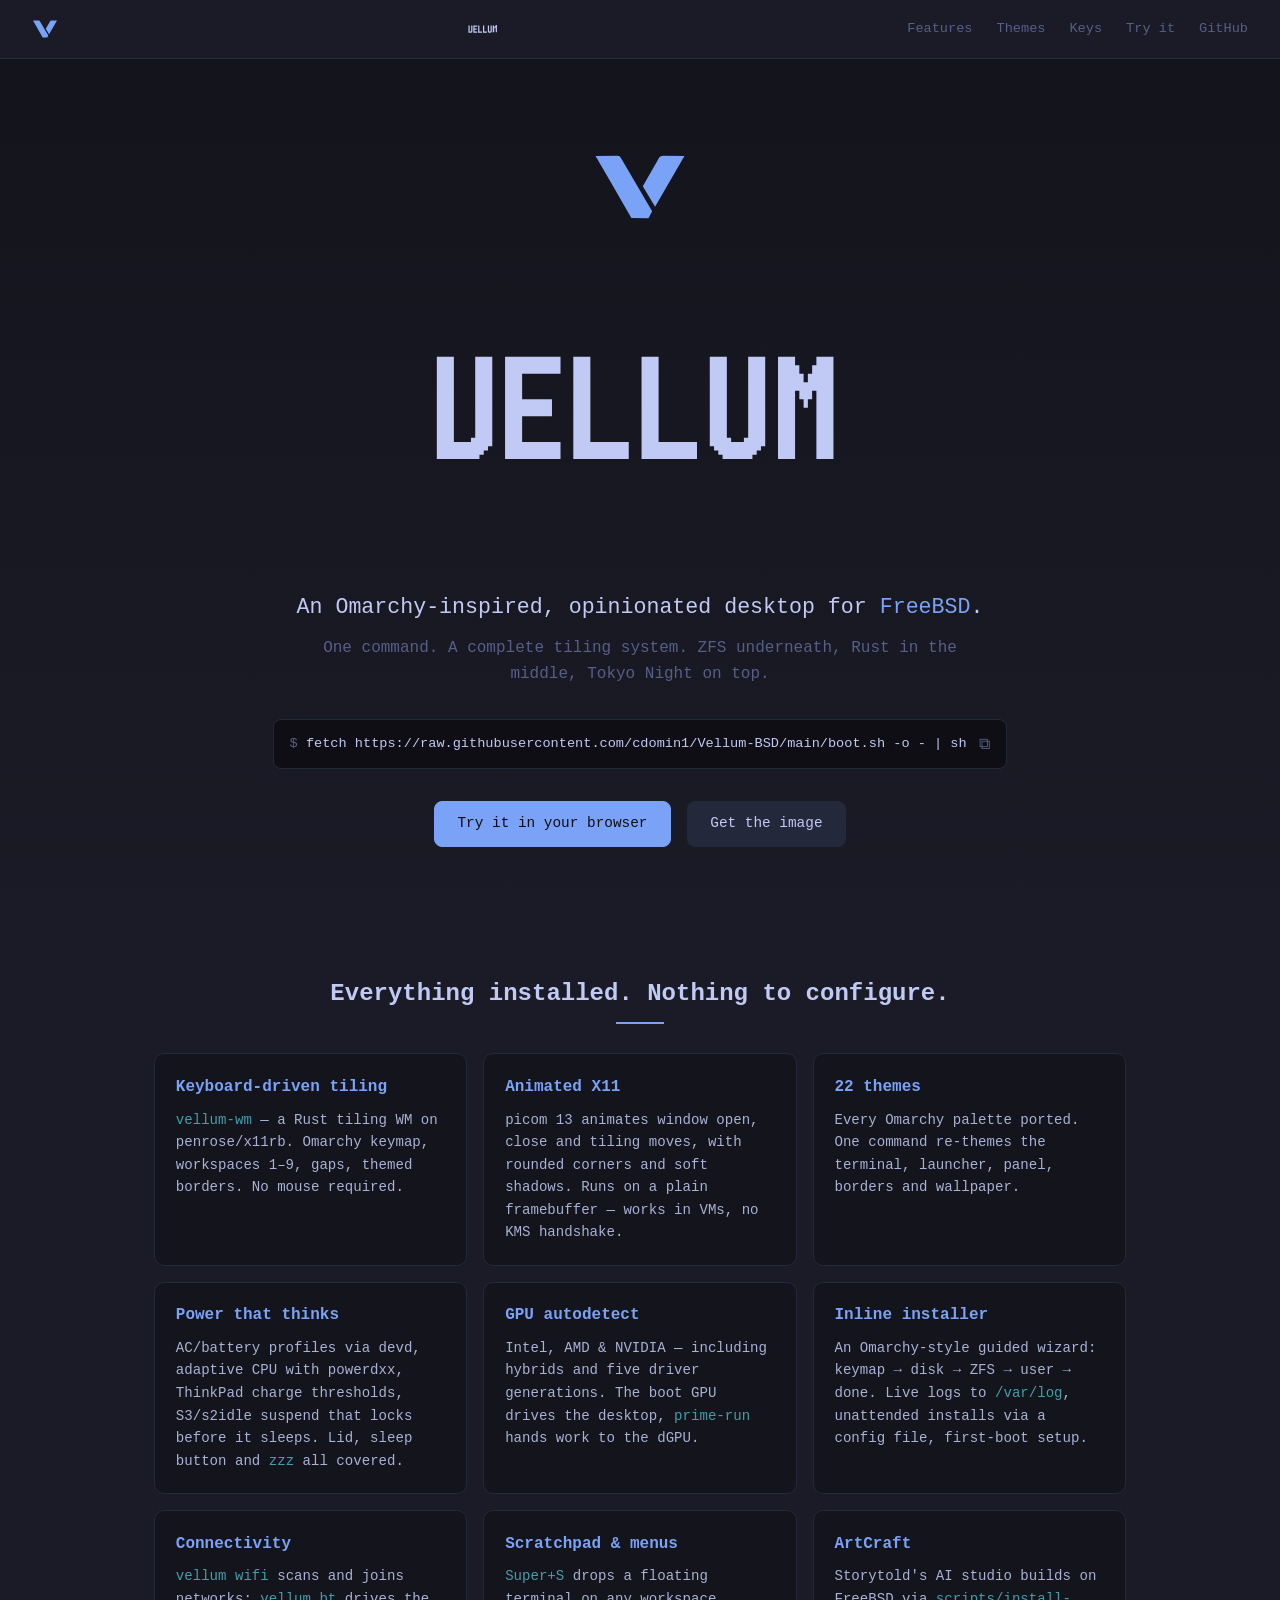
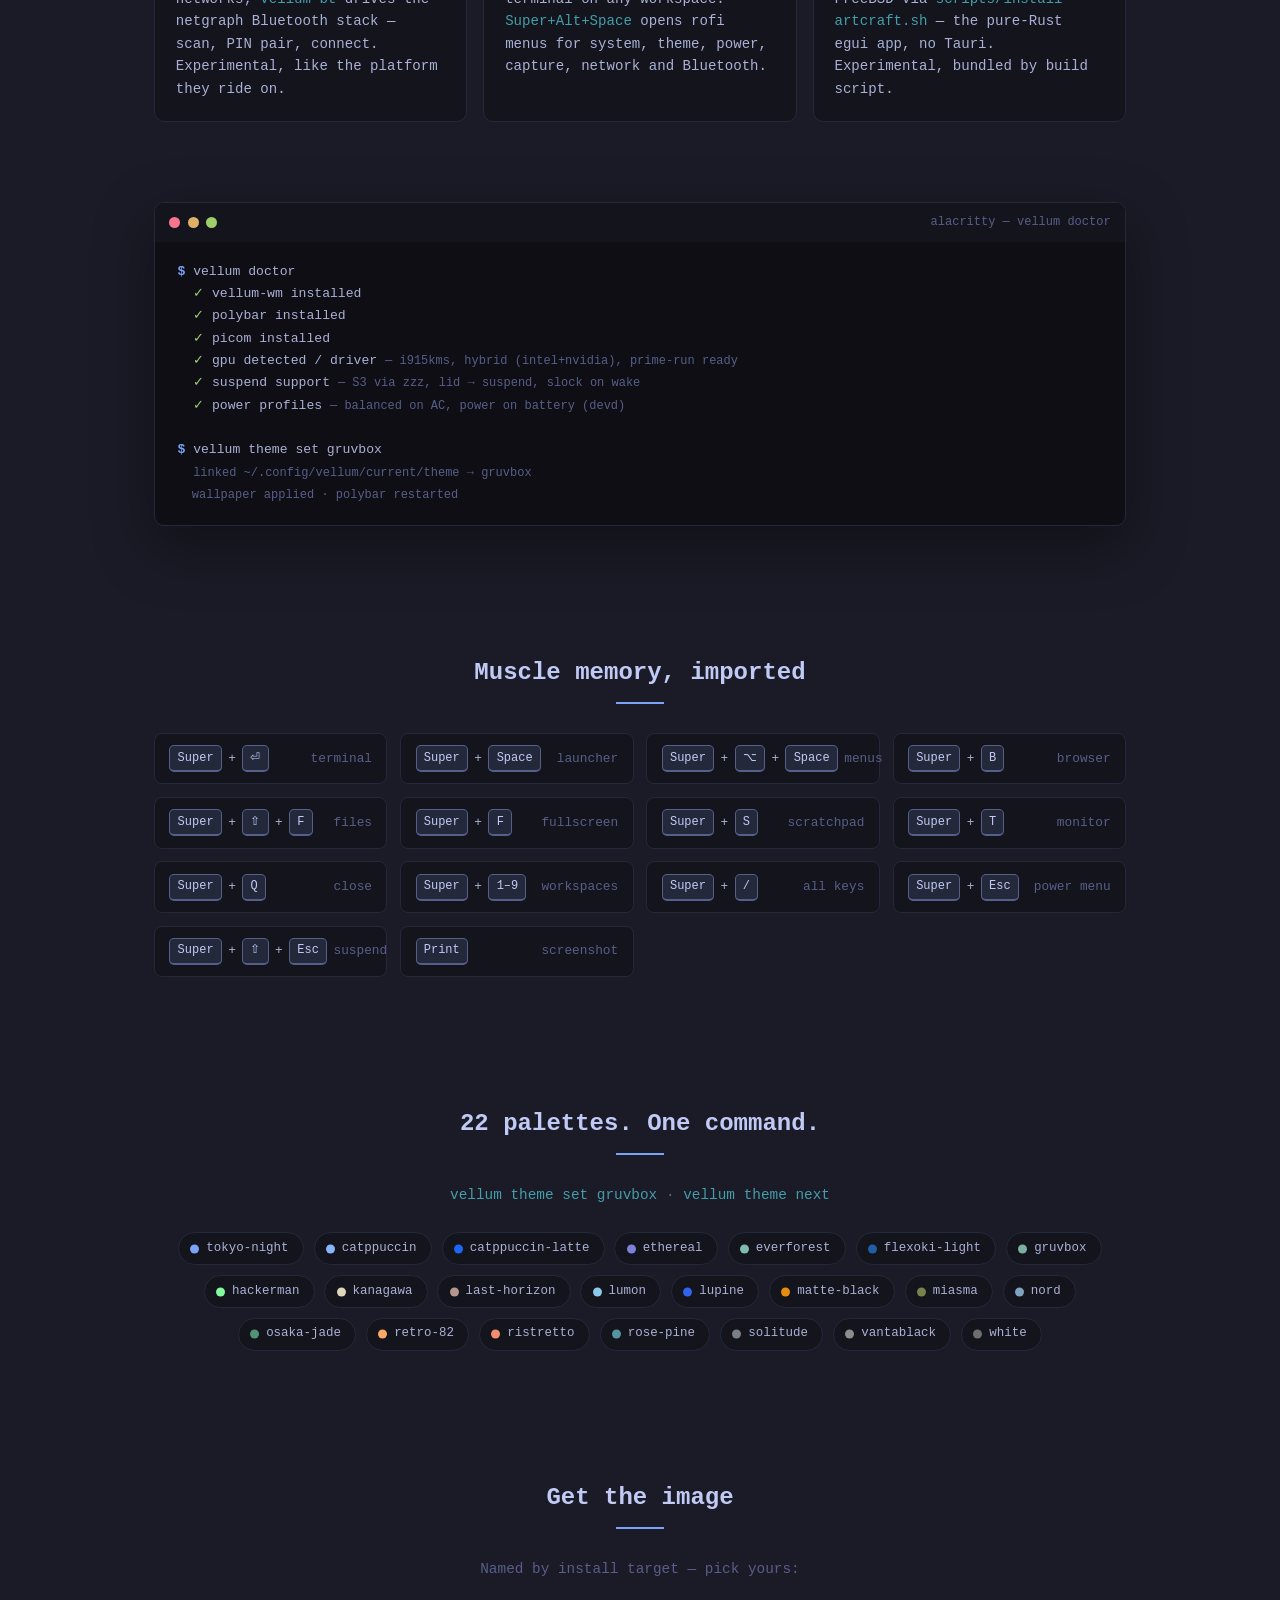
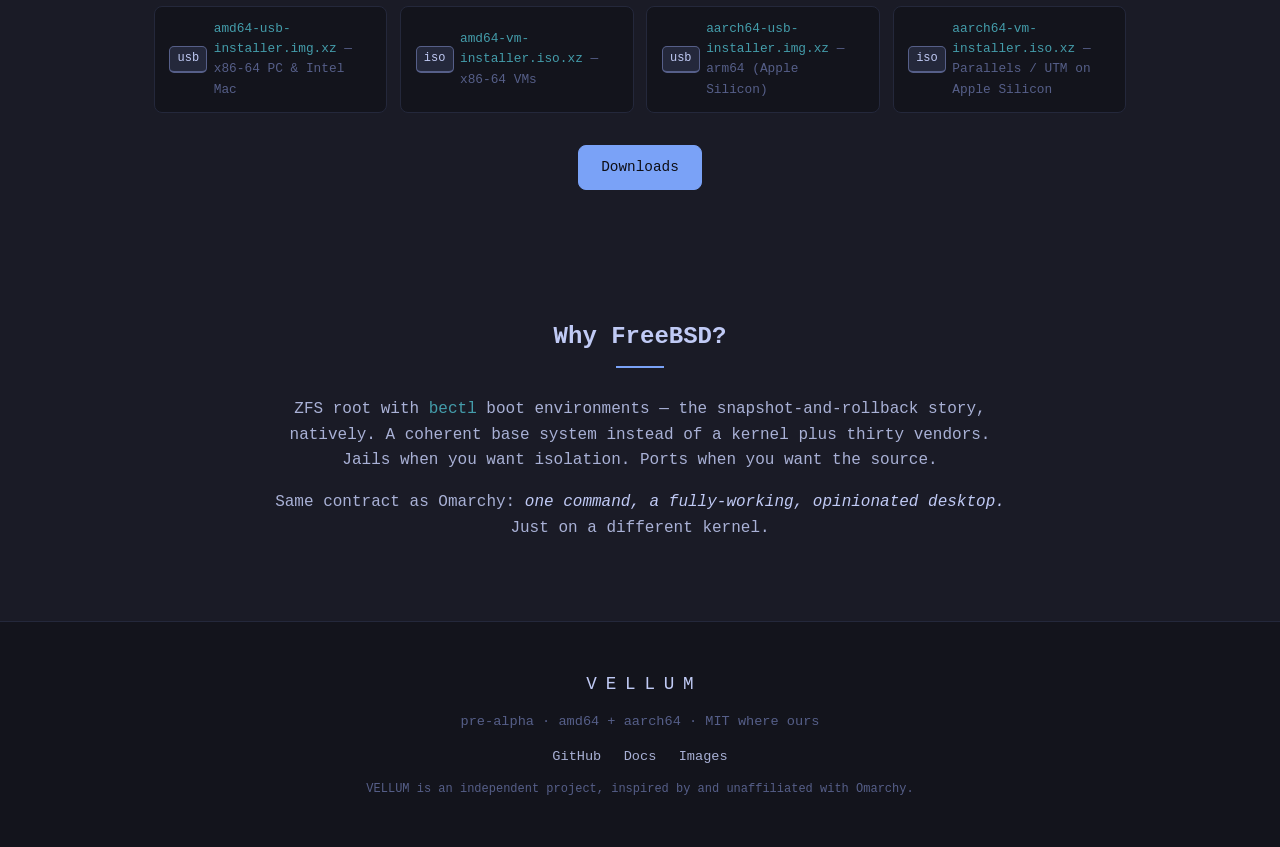
<file: site/index.html>
<!DOCTYPE html>
<html lang="en">
<head>
<meta charset="UTF-8">
<meta name="viewport" content="width=device-width, initial-scale=1.0">
<title>VELLUM — An opinionated FreeBSD desktop</title>
<meta name="description" content="An Omarchy-inspired, opinionated desktop for FreeBSD. One command. A complete tiling system.">
<link rel="icon" type="image/svg+xml" href="vellum-mark.svg">
<link rel="stylesheet" href="style.css">
</head>
<body>

<nav>
  <img class="nav-mark" src="vellum-mark.svg" alt="" aria-hidden="true">
  <svg class="nav-logo" viewBox="0 0 1920 1080" aria-label="VELLUM">
    <path d="M263.42,713.12v-350.93h58.49v292.44h58.49v-14.62h14.62v-277.82h58.49v307.07h-14.62v14.62h-14.62v14.62h-14.62v14.62h-146.22Z"/>
    <path d="M497.38,713.12v-350.93h190.09v58.49h-131.6v87.73h102.35v58.49h-102.35v87.73h131.6v58.49h-190.09Z"/>
    <path d="M731.33,713.12v-350.93h58.49v292.44h131.6v58.49h-190.09Z"/>
    <path d="M965.29,713.12v-350.93h58.49v292.44h131.6v58.49h-190.09Z"/>
    <path d="M1243.11,713.12v-14.62h-14.62v-14.62h-14.62v-14.62h-14.62v-307.07h58.49v277.82h14.62v14.62h43.87v-14.62h14.62v-277.82h58.49v307.07h-14.62v14.62h-14.62v14.62h-14.62v14.62h-102.36Z"/>
    <path d="M1433.19,713.12v-350.93h58.49v29.24h14.62v29.24h14.62v29.24h14.62v-29.24h14.62v-29.24h14.62v-29.24h14.62v-29.24h58.49v350.93h-58.49v-233.95h-14.62v29.24h-14.62v29.24h-14.62v-29.24h-14.62v-29.24h-14.62v233.95h-58.49Z"/>
  </svg>
  <div class="nav-links">
    <a href="#features">Features</a>
    <a href="#themes">Themes</a>
    <a href="#keys">Keys</a>
    <a href="try.html">Try it</a>
    <a href="https://github.com/cdomin1/Vellum-BSD">GitHub</a>
  </div>
</nav>

<header class="hero">
  <img class="hero-mark" src="vellum-mark.svg" alt="" aria-hidden="true">
  <svg class="logo" viewBox="0 0 1920 1080" aria-label="VELLUM">
    <path d="M263.42,713.12v-350.93h58.49v292.44h58.49v-14.62h14.62v-277.82h58.49v307.07h-14.62v14.62h-14.62v14.62h-14.62v14.62h-146.22Z"/>
    <path d="M497.38,713.12v-350.93h190.09v58.49h-131.6v87.73h102.35v58.49h-102.35v87.73h131.6v58.49h-190.09Z"/>
    <path d="M731.33,713.12v-350.93h58.49v292.44h131.6v58.49h-190.09Z"/>
    <path d="M965.29,713.12v-350.93h58.49v292.44h131.6v58.49h-190.09Z"/>
    <path d="M1243.11,713.12v-14.62h-14.62v-14.62h-14.62v-14.62h-14.62v-307.07h58.49v277.82h14.62v14.62h43.87v-14.62h14.62v-277.82h58.49v307.07h-14.62v14.62h-14.62v14.62h-14.62v14.62h-102.36Z"/>
    <path d="M1433.19,713.12v-350.93h58.49v29.24h14.62v29.24h14.62v29.24h14.62v-29.24h14.62v-29.24h14.62v-29.24h58.49v350.93h-58.49v-233.95h-14.62v29.24h-14.62v29.24h-14.62v-29.24h-14.62v-29.24h-14.62v233.95h-58.49Z"/>
  </svg>
  <p class="tagline">An Omarchy-inspired, opinionated desktop for <span class="accent">FreeBSD</span>.</p>
  <p class="sub">One command. A complete tiling system. ZFS underneath, Rust in the middle, Tokyo Night on top.</p>

  <div class="install">
    <code>fetch https://raw.githubusercontent.com/cdomin1/Vellum-BSD/main/boot.sh -o - | sh</code>
    <button class="copy" onclick="copyInstall(this)" title="Copy">⧉</button>
  </div>

  <div class="cta">
    <a class="btn primary" href="try.html">Try it in your browser</a>
    <a class="btn" href="https://github.com/cdomin1/Vellum-BSD#quick-start--installer-image-pre-alpha">Get the image</a>
  </div>
</header>

<section id="features">
  <h2>Everything installed. Nothing to configure.</h2>
  <div class="grid">
    <div class="card"><h3>Keyboard-driven tiling</h3><p><code>vellum-wm</code> — a Rust tiling WM on penrose/x11rb. Omarchy keymap, workspaces 1–9, gaps, themed borders. No mouse required.</p></div>
    <div class="card"><h3>Animated X11</h3><p>picom 13 animates window open, close and tiling moves, with rounded corners and soft shadows. Runs on a plain framebuffer — works in VMs, no KMS handshake.</p></div>
    <div class="card"><h3>22 themes</h3><p>Every Omarchy palette ported. One command re-themes the terminal, launcher, panel, borders and wallpaper.</p></div>
    <div class="card"><h3>Power that thinks</h3><p>AC/battery profiles via devd, adaptive CPU with powerdxx, ThinkPad charge thresholds, S3/s2idle suspend that locks before it sleeps. Lid, sleep button and <code>zzz</code> all covered.</p></div>
    <div class="card"><h3>GPU autodetect</h3><p>Intel, AMD &amp; NVIDIA — including hybrids and five driver generations. The boot GPU drives the desktop, <code>prime-run</code> hands work to the dGPU.</p></div>
    <div class="card"><h3>Inline installer</h3><p>An Omarchy-style guided wizard: keymap → disk → ZFS → user → done. Live logs to <code>/var/log</code>, unattended installs via a config file, first-boot setup.</p></div>
    <div class="card"><h3>Connectivity</h3><p><code>vellum wifi</code> scans and joins networks; <code>vellum bt</code> drives the netgraph Bluetooth stack — scan, PIN pair, connect. Experimental, like the platform they ride on.</p></div>
    <div class="card"><h3>Scratchpad &amp; menus</h3><p><code>Super+S</code> drops a floating terminal on any workspace. <code>Super+Alt+Space</code> opens rofi menus for system, theme, power, capture, network and Bluetooth.</p></div>
    <div class="card"><h3>ArtCraft</h3><p>Storytold's AI studio builds on FreeBSD via <code>scripts/install-artcraft.sh</code> — the pure-Rust egui app, no Tauri. Experimental, bundled by build script.</p></div>
  </div>
</section>

<section class="term-wrap">
  <div class="term">
    <div class="term-bar"><span></span><span></span><span></span><em>alacritty — vellum doctor</em></div>
<pre><span class="p">$</span> vellum doctor
  <span class="ok">✓</span> vellum-wm installed
  <span class="ok">✓</span> polybar installed
  <span class="ok">✓</span> picom installed
  <span class="ok">✓</span> gpu detected / driver <span class="dim">— i915kms, hybrid (intel+nvidia), prime-run ready</span>
  <span class="ok">✓</span> suspend support <span class="dim">— S3 via zzz, lid → suspend, slock on wake</span>
  <span class="ok">✓</span> power profiles <span class="dim">— balanced on AC, power on battery (devd)</span>

<span class="p">$</span> vellum theme set gruvbox
  <span class="dim">linked ~/.config/vellum/current/theme → gruvbox
  wallpaper applied · polybar restarted</span></pre>
  </div>
</section>

<section id="keys">
  <h2>Muscle memory, imported</h2>
  <div class="keys">
    <div><kbd>Super</kbd>+<kbd>⏎</kbd><span>terminal</span></div>
    <div><kbd>Super</kbd>+<kbd>Space</kbd><span>launcher</span></div>
    <div><kbd>Super</kbd>+<kbd>⌥</kbd>+<kbd>Space</kbd><span>menus</span></div>
    <div><kbd>Super</kbd>+<kbd>B</kbd><span>browser</span></div>
    <div><kbd>Super</kbd>+<kbd>⇧</kbd>+<kbd>F</kbd><span>files</span></div>
    <div><kbd>Super</kbd>+<kbd>F</kbd><span>fullscreen</span></div>
    <div><kbd>Super</kbd>+<kbd>S</kbd><span>scratchpad</span></div>
    <div><kbd>Super</kbd>+<kbd>T</kbd><span>monitor</span></div>
    <div><kbd>Super</kbd>+<kbd>Q</kbd><span>close</span></div>
    <div><kbd>Super</kbd>+<kbd>1–9</kbd><span>workspaces</span></div>
    <div><kbd>Super</kbd>+<kbd>/</kbd><span>all keys</span></div>
    <div><kbd>Super</kbd>+<kbd>Esc</kbd><span>power menu</span></div>
    <div><kbd>Super</kbd>+<kbd>⇧</kbd>+<kbd>Esc</kbd><span>suspend</span></div>
    <div><kbd>Print</kbd><span>screenshot</span></div>
  </div>
</section>

<section id="themes">
  <h2>22 palettes. One command.</h2>
  <p class="center-dim"><code>vellum theme set gruvbox</code> · <code>vellum theme next</code></p>
  <div class="chips">
    <div class="chip" style="--c:#7aa2f7">tokyo-night</div>
    <div class="chip" style="--c:#89b4fa">catppuccin</div>
    <div class="chip light" style="--c:#1e66f5">catppuccin-latte</div>
    <div class="chip" style="--c:#7d82d9">ethereal</div>
    <div class="chip" style="--c:#7fbbb3">everforest</div>
    <div class="chip light" style="--c:#205EA6">flexoki-light</div>
    <div class="chip" style="--c:#7daea3">gruvbox</div>
    <div class="chip" style="--c:#82FB9C">hackerman</div>
    <div class="chip" style="--c:#dcd7ba">kanagawa</div>
    <div class="chip" style="--c:#b59790">last-horizon</div>
    <div class="chip" style="--c:#8bc9eb">lumon</div>
    <div class="chip light" style="--c:#3264eb">lupine</div>
    <div class="chip" style="--c:#e68e0d">matte-black</div>
    <div class="chip" style="--c:#78824b">miasma</div>
    <div class="chip" style="--c:#81a1c1">nord</div>
    <div class="chip" style="--c:#509475">osaka-jade</div>
    <div class="chip" style="--c:#faa968">retro-82</div>
    <div class="chip" style="--c:#f38d70">ristretto</div>
    <div class="chip light" style="--c:#56949f">rose-pine</div>
    <div class="chip" style="--c:#798186">solitude</div>
    <div class="chip" style="--c:#8d8d8d">vantablack</div>
    <div class="chip light" style="--c:#6e6e6e">white</div>
  </div>
</section>

<section id="get">
  <h2>Get the image</h2>
  <p class="center-dim">Named by install target — pick yours:</p>
  <div class="keys">
    <div><kbd>usb</kbd><span><code>amd64-usb-installer.img.xz</code> — x86-64 PC &amp; Intel Mac</span></div>
    <div><kbd>iso</kbd><span><code>amd64-vm-installer.iso.xz</code> — x86-64 VMs</span></div>
    <div><kbd>usb</kbd><span><code>aarch64-usb-installer.img.xz</code> — arm64 (Apple Silicon)</span></div>
    <div><kbd>iso</kbd><span><code>aarch64-vm-installer.iso.xz</code> — Parallels / UTM on Apple Silicon</span></div>
  </div>
  <div class="cta">
    <a class="btn primary" href="https://github.com/cdomin1/Vellum-BSD/releases">Downloads</a>
  </div>
</section>

<section class="fbsd">
  <h2>Why FreeBSD?</h2>
  <p>ZFS root with <code>bectl</code> boot environments — the snapshot-and-rollback story, natively. A coherent base system instead of a kernel plus thirty vendors. Jails when you want isolation. Ports when you want the source.</p>
  <p>Same contract as Omarchy: <em>one command, a fully-working, opinionated desktop.</em> Just on a different kernel.</p>
</section>

<footer>
  <div class="foot-logo">VELLUM</div>
  <p>pre-alpha · amd64 + aarch64 · MIT where ours</p>
  <div class="foot-links">
    <a href="https://github.com/cdomin1/Vellum-BSD">GitHub</a>
    <a href="https://github.com/cdomin1/Vellum-BSD/tree/main/docs">Docs</a>
    <a href="https://github.com/cdomin1/Vellum-BSD/releases">Images</a>
  </div>
  <p class="dim">VELLUM is an independent project, inspired by and unaffiliated with Omarchy.</p>
</footer>

<script>
function copyInstall(btn){
  navigator.clipboard.writeText('fetch https://raw.githubusercontent.com/cdomin1/Vellum-BSD/main/boot.sh -o - | sh');
  btn.textContent='✓'; setTimeout(()=>btn.textContent='⧉',1500);
}
</script>
</body>
</html>
</file>
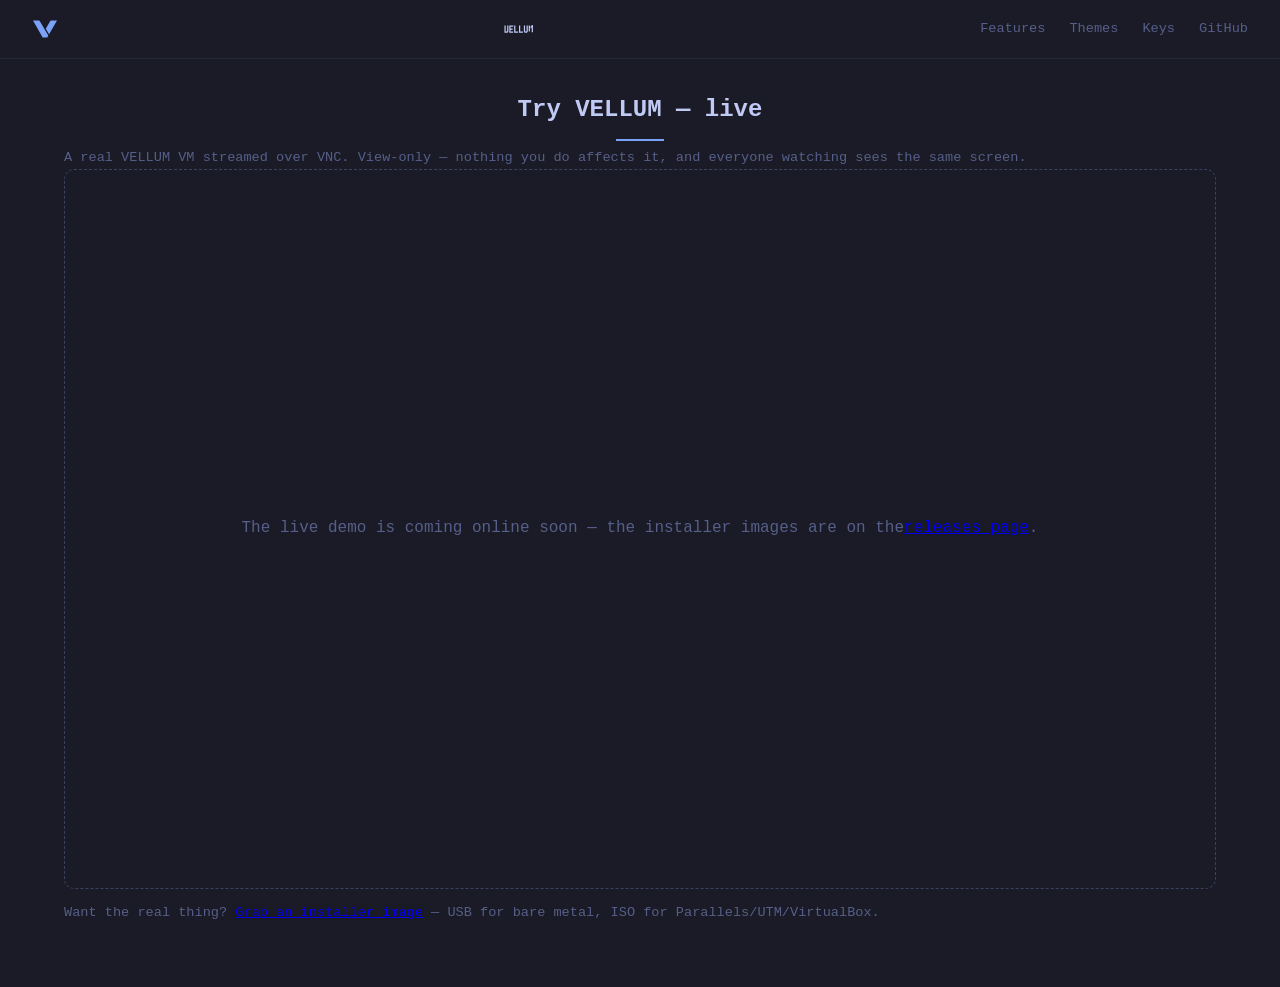
<file: site/try.html>
<!DOCTYPE html>
<html lang="en">
<head>
<meta charset="UTF-8">
<meta name="viewport" content="width=device-width, initial-scale=1.0">
<title>Try VELLUM in your browser</title>
<meta name="description" content="Watch a live VELLUM desktop — streamed from a real VM, no download needed.">
<link rel="icon" type="image/svg+xml" href="vellum-mark.svg">
<link rel="stylesheet" href="style.css">
<style>
  .try-wrap { max-width: 1200px; margin: 0 auto; padding: 2rem 1.5rem 4rem; }
  .try-frame { width: 100%; aspect-ratio: 16/10; border: 1px solid #3b4261;
               border-radius: 10px; background: #000; display: block; }
  .try-note { color: #565f89; font-size: .85rem; margin-top: .8rem; }
  .try-off { display: flex; align-items: center; justify-content: center;
             aspect-ratio: 16/10; border: 1px dashed #3b4261; border-radius: 10px;
             color: #565f89; text-align: center; padding: 2rem; }
</style>
</head>
<body>

<nav>
  <img class="nav-mark" src="vellum-mark.svg" alt="" aria-hidden="true">
  <svg class="nav-logo" viewBox="0 0 1920 1080" aria-label="VELLUM">
    <path d="M263.42,713.12v-350.93h58.49v292.44h58.49v-14.62h14.62v-277.82h58.49v307.07h-14.62v14.62h-14.62v14.62h-14.62v14.62h-146.22Z"/>
    <path d="M497.38,713.12v-350.93h190.09v58.49h-131.6v87.73h102.35v58.49h-102.35v87.73h131.6v58.49h-190.09Z"/>
    <path d="M731.33,713.12v-350.93h58.49v292.44h131.6v58.49h-190.09Z"/>
    <path d="M965.29,713.12v-350.93h58.49v292.44h131.6v58.49h-190.09Z"/>
    <path d="M1243.11,713.12v-14.62h-14.62v-14.62h-14.62v-14.62h-14.62v-307.07h58.49v277.82h14.62v14.62h43.87v-14.62h14.62v-277.82h58.49v307.07h-14.62v14.62h-14.62v14.62h-14.62v14.62h-102.36Z"/>
    <path d="M1433.19,713.12v-350.93h58.49v29.24h14.62v29.24h14.62v29.24h14.62v-29.24h14.62v-29.24h14.62v-29.24h14.62v-29.24h58.49v350.93h-58.49v-233.95h-14.62v29.24h-14.62v29.24h-14.62v-29.24h-14.62v-29.24h-14.62v-29.24h-14.62v233.95h-58.49Z"/>
  </svg>
  <div class="nav-links">
    <a href="index.html#features">Features</a>
    <a href="index.html#themes">Themes</a>
    <a href="index.html#keys">Keys</a>
    <a href="https://github.com/cdomin1/Vellum-BSD">GitHub</a>
  </div>
</nav>

<div class="try-wrap">
  <h2 style="margin-bottom:.4rem">Try VELLUM — live</h2>
  <p class="try-note" style="margin-top:0">A real VELLUM VM streamed over VNC. View-only — nothing you do affects it, and everyone watching sees the same screen.</p>

  <div id="try-box"></div>

  <p class="try-note">Want the real thing? <a href="index.html">Grab an installer image</a> — USB for bare metal, ISO for Parallels/UTM/VirtualBox.</p>
</div>

<script>
// Point this at the demo backend once demo/setup.sh is running on a VPS:
//   https://<host>/vnc.html?autoconnect=true&view_only=true&resize=scale
const DEMO_URL = "";

const box = document.getElementById("try-box");
if (DEMO_URL) {
  const f = document.createElement("iframe");
  f.className = "try-frame";
  f.src = DEMO_URL;
  f.setAttribute("allow", "clipboard-read; clipboard-write");
  box.appendChild(f);
} else {
  box.innerHTML =
    '<div class="try-off">The live demo is coming online soon — ' +
    'the installer images are on the ' +
    '<a href="https://github.com/cdomin1/Vellum-BSD/releases">releases page</a>.</div>';
}
</script>

</body>
</html>
</file>
<file: site/style.css>
/* VELLUM site — Tokyo Night */
:root{
  --bg:#1a1b26; --bg-dark:#13141c; --bg-darker:#0e0e14; --bg-light:#24283b;
  --fg:#a9b1d6; --fg-dim:#565f89; --fg-bright:#c0caf5;
  --accent:#7aa2f7; --green:#9ece6a; --red:#f7768e; --cyan:#449dab; --mag:#ad8ee6;
}
*{box-sizing:border-box;margin:0;padding:0}
html{scroll-behavior:smooth}
body{
  background:var(--bg);color:var(--fg);
  font-family:"JetBrains Mono","SF Mono","Cascadia Code","Fira Code",Menlo,Consolas,monospace;
  line-height:1.6;font-size:16px;
}

/* nav */
nav{display:flex;align-items:center;justify-content:space-between;
  padding:1rem 2rem;border-bottom:1px solid var(--bg-light);
  position:sticky;top:0;background:var(--bg);z-index:10}
.nav-logo{height:1.4rem;fill:var(--fg-bright)}
.nav-mark{height:1.6rem}
.hero-mark{width:96px;display:block;margin:0 auto 1rem}
.nav-links{display:flex;gap:1.5rem}
.nav-links a{color:var(--fg-dim);text-decoration:none;font-size:.85rem}
.nav-links a:hover{color:var(--accent)}

/* hero */
.hero{text-align:center;padding:5rem 1.5rem 4rem;
  background:linear-gradient(180deg,var(--bg-dark) 0%,var(--bg) 100%)}
.logo{width:min(560px,80vw);fill:var(--fg-bright);margin:0 auto 1.5rem;display:block}
.tagline{font-size:1.35rem;color:var(--fg-bright)}
.accent{color:var(--accent)}
.sub{color:var(--fg-dim);margin:.75rem auto 2rem;max-width:44rem}

.install{display:inline-flex;align-items:center;gap:0;
  background:var(--bg-darker);border:1px solid var(--bg-light);
  border-radius:8px;padding:.8rem 1rem;max-width:92vw}
.install code{font-size:.85rem;color:var(--fg-bright);
  overflow-x:auto;white-space:nowrap}
.install code::before{content:"$ ";color:var(--fg-dim)}
.copy{background:none;border:0;color:var(--fg-dim);cursor:pointer;
  font-size:1rem;padding-left:.8rem}
.copy:hover{color:var(--accent)}

.cta{margin-top:2rem;display:flex;gap:1rem;justify-content:center;flex-wrap:wrap}
.btn{color:var(--fg-bright);text-decoration:none;border:1px solid var(--bg-light);
  border-radius:8px;padding:.65rem 1.4rem;font-size:.9rem;background:var(--bg-light)}
.btn:hover{border-color:var(--accent);color:var(--accent)}
.btn.primary{background:var(--accent);color:var(--bg-darker);border-color:var(--accent)}
.btn.primary:hover{filter:brightness(1.12)}

/* sections */
section{max-width:1020px;margin:0 auto;padding:4rem 1.5rem}
h2{color:var(--fg-bright);font-size:1.5rem;text-align:center;margin-bottom:1.8rem}
h2::after{content:"";display:block;width:48px;height:2px;background:var(--accent);margin:.6rem auto 0}

.grid{display:grid;grid-template-columns:repeat(auto-fit,minmax(280px,1fr));gap:1rem}
.card{background:var(--bg-dark);border:1px solid var(--bg-light);
  border-radius:10px;padding:1.3rem}
.card:hover{border-color:var(--muted,#414868)}
.card h3{color:var(--accent);font-size:1rem;margin-bottom:.5rem}
.card p{color:var(--fg);font-size:.88rem}
code{color:var(--cyan)}

/* fake terminal */
.term-wrap{padding-top:1rem}
.term{background:var(--bg-darker);border:1px solid var(--bg-light);
  border-radius:10px;overflow:hidden;box-shadow:0 20px 60px rgba(0,0,0,.4)}
.term-bar{display:flex;align-items:center;gap:.45rem;
  background:var(--bg-dark);padding:.6rem .9rem}
.term-bar span{width:11px;height:11px;border-radius:50%;background:var(--bg-light)}
.term-bar span:nth-child(1){background:var(--red)}
.term-bar span:nth-child(2){background:#e0af68}
.term-bar span:nth-child(3){background:var(--green)}
.term-bar em{margin-left:auto;font-style:normal;color:var(--fg-dim);font-size:.75rem}
.term pre{padding:1.2rem 1.4rem;font-size:.82rem;overflow-x:auto;
  color:var(--fg);line-height:1.7}
.term .p{color:var(--accent);font-weight:bold}
.term .ok{color:var(--green)}
.term .dim{color:var(--fg-dim)}

/* keys */
.keys{display:grid;grid-template-columns:repeat(auto-fit,minmax(190px,1fr));gap:.8rem}
.keys div{display:flex;align-items:center;gap:.4rem;
  background:var(--bg-dark);border:1px solid var(--bg-light);
  border-radius:8px;padding:.7rem .9rem;font-size:.8rem}
.keys span{margin-left:auto;color:var(--fg-dim)}
kbd{background:var(--bg-light);border:1px solid var(--fg-dim);
  border-bottom-width:2px;border-radius:5px;padding:.15rem .45rem;
  color:var(--fg-bright);font-size:.75rem;font-family:inherit}

/* theme chips */
.center-dim{text-align:center;color:var(--fg-dim);margin-bottom:1.6rem;font-size:.9rem}
.chips{display:flex;flex-wrap:wrap;gap:.6rem;justify-content:center}
.chip{border:1px solid var(--bg-light);border-radius:999px;
  padding:.35rem .9rem;font-size:.78rem;color:var(--fg);
  position:relative;padding-left:1.7rem;background:var(--bg-dark)}
.chip::before{content:"";position:absolute;left:.7rem;top:50%;
  transform:translateY(-50%);width:9px;height:9px;border-radius:50%;
  background:var(--c)}
.chip:hover{border-color:var(--c)}

/* why freebsd */
.fbsd p{max-width:46rem;margin:0 auto 1rem;text-align:center;color:var(--fg)}
.fbsd em{color:var(--fg-bright)}

/* footer */
footer{border-top:1px solid var(--bg-light);padding:3rem 1.5rem;
  text-align:center;color:var(--fg-dim);font-size:.85rem;background:var(--bg-dark)}
.foot-logo{color:var(--fg-bright);letter-spacing:.5em;font-size:1.1rem;
  margin-bottom:.8rem;padding-left:.5em}
.foot-links{display:flex;gap:1.4rem;justify-content:center;margin:.8rem 0}
.foot-links a{color:var(--fg);text-decoration:none}
.foot-links a:hover{color:var(--accent)}
.dim{color:var(--fg-dim);font-size:.75rem;margin-top:.8rem}

@media (max-width:560px){
  .hero{padding:3rem 1rem}
  .tagline{font-size:1.1rem}
  .nav-links{gap:.9rem}
}
</file>
